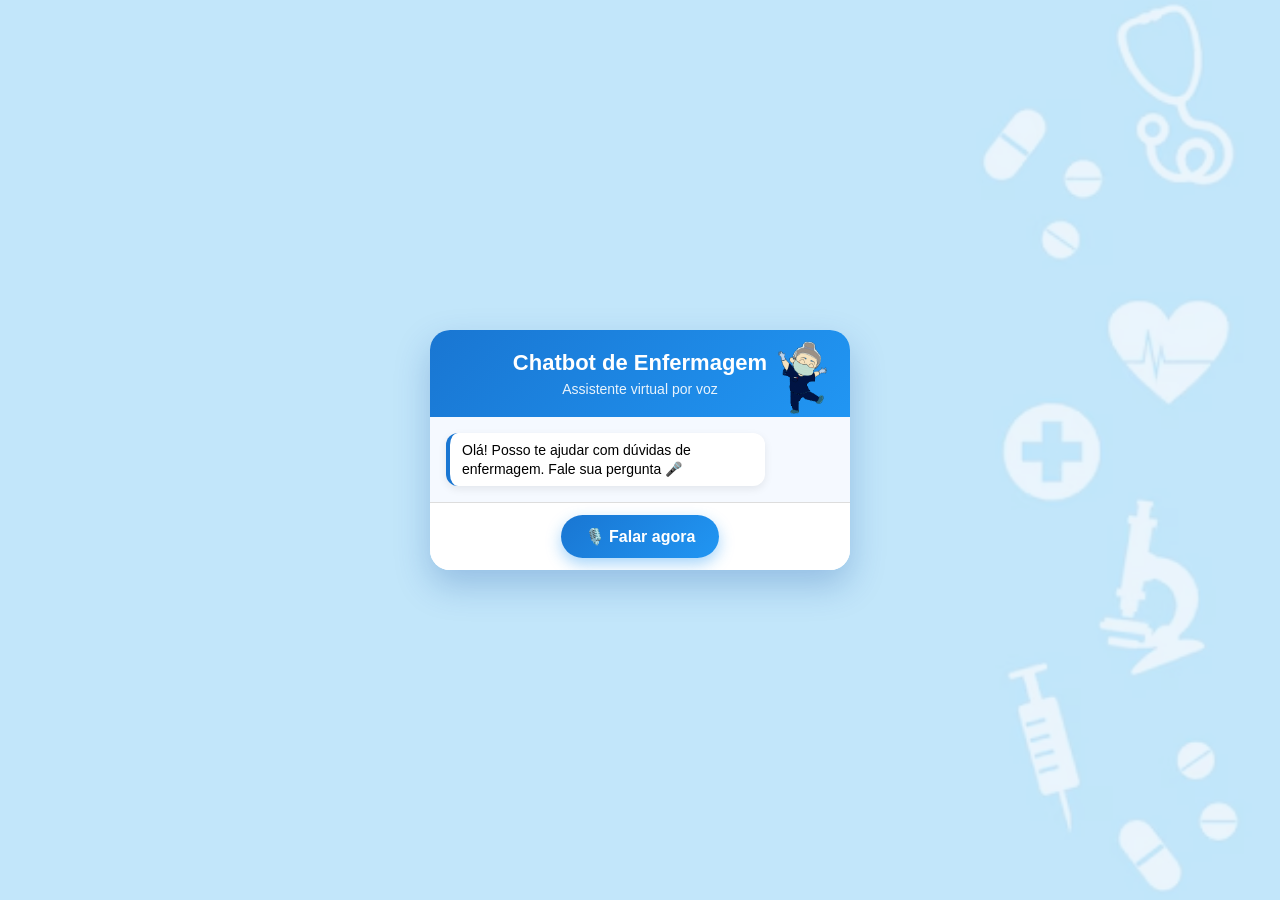
<file: Chatbots/Chatbot - Enfermagem/index.html>
<!DOCTYPE html>
<html lang="pt-br">
  <head>
    <meta charset="UTF-8" />
    <meta name="viewport" content="width=device-width, initial-scale=1.0" />
    <title>Chatbot Enfermagem</title>

    <style>
      body {
        margin: 0;
        padding: 0;
        font-family: "Segoe UI", Arial, sans-serif;
        display: flex;
        justify-content: center;
        align-items: center;
        height: 100vh;

        background-image: url("enfermagembg.png");
        background-size: cover;
        background-position: center;
        background-repeat: no-repeat;
        position: relative;
      }

      body::before {
        content: "";
        position: absolute;
        inset: 0;
        background: rgba(227, 242, 253, 0.75);
        z-index: 0;
      }

      .chatbox {
        width: 420px;
        min-height: 220px;
        max-height: 620px;
        border-radius: 20px;
        box-shadow: 0 15px 35px rgba(13, 71, 161, 0.25);
        display: flex;
        flex-direction: column;
        overflow: hidden;
        position: relative;
        z-index: 1;
        background: rgba(255, 255, 255, 0.88);
        backdrop-filter: blur(8px);
      }

      header {
        background: linear-gradient(135deg, #1976d2, #2196f3);
        color: white;
        padding: 20px;
        text-align: center;
      }

      header h2 {
        margin: 0;
        font-size: 22px;
      }

      header p {
        margin: 5px 0 0;
        font-size: 14px;
        opacity: 0.9;
      }

      .gif-enfermagem {
        position: absolute;
        top: 8px;
        right: 8px;
        width: 80px;
        height: 80px;
        z-index: 10;
        animation: float 3s ease-in-out infinite;
      }

      .gif-enfermagem img {
        width: 100%;
        height: 100%;
        object-fit: contain;
      }

      @keyframes float {
        0% {
          transform: translateY(0);
        }
        50% {
          transform: translateY(-6px);
        }
        100% {
          transform: translateY(0);
        }
      }

      .messages {
        padding: 16px;
        background: #f5f9ff;
        display: flex;
        flex-direction: column;
        gap: 8px;
        overflow-y: auto;
        flex-grow: 1;
      }

      .msg {
        padding: 8px 12px;
        border-radius: 12px;
        max-width: 75%;
        font-size: 14px;
        line-height: 1.35;
        animation: fadeIn 0.3s ease;
      }

      .user {
        background: #e3f2fd;
        align-self: flex-end;
      }

      .bot {
        background: #ffffff;
        border-left: 4px solid #1976d2;
        box-shadow: 0 3px 8px rgba(0, 0, 0, 0.08);
      }

      @keyframes fadeIn {
        from {
          opacity: 0;
          transform: translateY(8px);
        }
        to {
          opacity: 1;
          transform: translateY(0);
        }
      }

      .status {
        text-align: center;
        font-size: 13px;
        color: #1565c0;
        margin-bottom: 6px;
        display: none;
      }

      footer {
        padding: 12px;
        text-align: center;
        background: #ffffff;
        border-top: 1px solid #ddd;
      }

      button {
        background: linear-gradient(135deg, #1976d2, #2196f3);
        border: none;
        color: white;
        font-size: 16px;
        padding: 12px 24px;
        border-radius: 30px;
        cursor: pointer;
        font-weight: 600;
        display: flex;
        align-items: center;
        gap: 10px;
        margin: auto;
        box-shadow: 0 6px 15px rgba(33, 150, 243, 0.4);
        transition: 0.3s;
      }

      button:hover {
        transform: translateY(-2px);
      }

      button.active {
        animation: pulse 1s infinite;
      }

      @keyframes pulse {
        0% {
          box-shadow: 0 0 0 0 rgba(33, 150, 243, 0.6);
        }
        70% {
          box-shadow: 0 0 0 15px rgba(33, 150, 243, 0);
        }
        100% {
          box-shadow: 0 0 0 0 rgba(33, 150, 243, 0);
        }
      }
    </style>
  </head>

  <body>
    <div class="chatbox">
      <header>
        <h2>Chatbot de Enfermagem</h2>
        <p>Assistente virtual por voz</p>
      </header>

      <div class="gif-enfermagem">
        <img src="enfermagem.gif" alt="Assistente de Enfermagem" />
      </div>

      <div class="messages" id="messages"></div>

      <div class="status" id="status">🎤 Ouvindo...</div>

      <footer>
        <button id="btn" onclick="ouvir()">🎙️ Falar agora</button>
      </footer>
    </div>

    <script>
      const messages = document.getElementById("messages");

      function falar(texto) {
        const speech = new SpeechSynthesisUtterance(texto);
        speech.lang = "pt-BR";
        speech.rate = 1;
        window.speechSynthesis.speak(speech);
      }

      const perguntas = [
        "calendário vacinal",
        "método contraceptivo natural",
        "seria",
        "nascido",
        "escala de apgar",
      ];

      const respostas = [
        "As atualizações do calendário vacinal infantil podem incluir mudanças nas idades, reforços e inclusão de novas vacinas conforme o Ministério da Saúde.",
        "O método contraceptivo natural baseia-se na observação do período fértil da mulher, sem uso de hormônios ou dispositivos.",
        "O puerpério é o período após o parto em que o corpo da mulher retorna gradualmente às condições anteriores.",
        "Os cuidados com o recém-nascido incluem controle térmico, respiração, coto umbilical e incentivo à amamentação.",
        "A escala de Apgar avalia o recém-nascido no primeiro e quinto minuto de vida.",
      ];

      function adicionarMensagem(texto, classe) {
        const div = document.createElement("div");
        div.className = `msg ${classe}`;
        div.innerText = texto;
        messages.appendChild(div);
        messages.scrollTop = messages.scrollHeight;
      }

      window.onload = () => {
        adicionarMensagem(
          "Olá! Posso te ajudar com dúvidas de enfermagem. Fale sua pergunta 🎤",
          "bot"
        );
      };

      function ouvir() {
        const status = document.getElementById("status");
        const btn = document.getElementById("btn");

        const recognition = new webkitSpeechRecognition();
        recognition.lang = "pt-BR";

        status.style.display = "block";
        btn.classList.add("active");

        recognition.start();

        recognition.onresult = function (event) {
          const textoFalado = event.results[0][0].transcript.toLowerCase();
          adicionarMensagem(textoFalado, "user");

          for (let i = 0; i < perguntas.length; i++) {
            if (textoFalado.includes(perguntas[i])) {
              adicionarMensagem(respostas[i], "bot");
              falar(respostas[i]);
              status.style.display = "none";
              btn.classList.remove("active");
              return;
            }
          }

          const erro =
            "Desculpe, não entendi sua pergunta. Pode tentar de outra forma?";
          adicionarMensagem(erro, "bot");
          falar(erro);
          status.style.display = "none";
          btn.classList.remove("active");
        };

        recognition.onerror = function () {
          status.style.display = "none";
          btn.classList.remove("active");
        };
      }
    </script>
  </body>
</html>
</file>
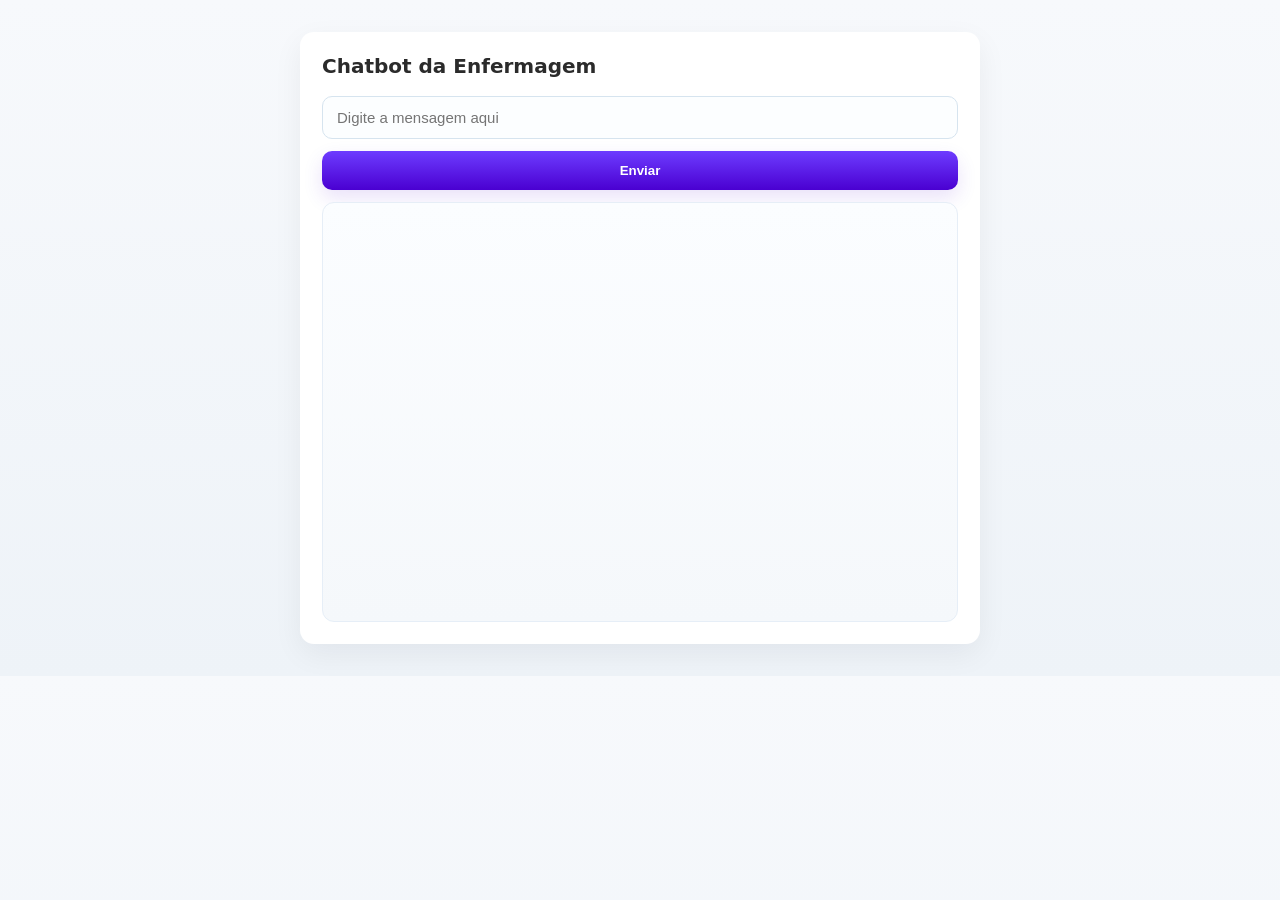
<file: Chatbots/Chatbot - Mensagem/index.html>
<!DOCTYPE html>
<html lang="pt-BR">
  <head>
    <meta charset="UTF-8" />
    <title>Chatbot da Enfermagem</title>
    <style>
      * {
        box-sizing: border-box;
        margin: 0;
        padding: 0;
      }

      body {
        font-family: "Inter", system-ui, -apple-system, "Segoe UI", Roboto,
          "Helvetica Neue", Arial;
        background: linear-gradient(180deg, #f7f9fc, #eef3f8);
        display: flex;
        justify-content: center;
        padding: 32px 12px;
        color: #222;
      }

      .container {
        width: 100%;
        max-width: 680px; 
        background: #fff;
        border-radius: 14px;
        box-shadow: 0 10px 30px rgba(20, 20, 40, 0.06);
        padding: 22px;
        display: flex;
        flex-direction: column;
        gap: 12px;
      }

      .container h2 {
        font-size: 20px;
        margin-bottom: 6px;
        color: #2b2b2b;
      }

      #chat {
        height: 420px; 
        overflow-y: auto;
        padding: 18px;
        border-radius: 12px;
        background: linear-gradient(180deg, #fbfdff, #f5f8fb);
        border: 1px solid #e6eef7;
        display: flex;
        flex-direction: column;
        gap: 12px; 
      }

      .mensagem-user,
      .mensagem-bot {
        max-width: 80%;
        padding: 12px 16px;
        line-height: 1.45;
        border-radius: 12px;
        word-wrap: break-word;
        white-space: pre-wrap; 
        box-shadow: 0 4px 10px rgba(32, 32, 60, 0.04);
      }

      .mensagem-user {
        align-self: flex-end;
        background: linear-gradient(180deg, #f3eaff, #efe6ff);
        color: #24123a;
        border-bottom-right-radius: 4px; 
      }

      .mensagem-bot {
        align-self: flex-start;
        background: linear-gradient(180deg, #f0f8ff, #eaf6ff);
        color: #063447;
        border-bottom-left-radius: 4px;
      }

      .msg-meta {
        font-size: 12px;
        opacity: 0.65;
        margin-top: 6px;
      }

      .input-row {
        display: flex;
        gap: 10px;
        margin-top: 6px;
      }

      #campoMensagem {
        flex: 1;
        padding: 12px 14px;
        border-radius: 10px;
        border: 1px solid #d6e4ef;
        font-size: 15px;
        outline: none;
        background: #fcfeff;
      }

      button {
        padding: 12px 16px;
        border-radius: 10px;
        background: linear-gradient(180deg, #6d3cff, #4a00d1);
        color: white;
        border: none;
        cursor: pointer;
        min-width: 110px;
        font-weight: 600;
        box-shadow: 0 8px 20px rgba(74, 0, 209, 0.12);
        transition: transform 0.12s ease, box-shadow 0.12s ease;
      }
      button:active {
        transform: translateY(2px);
        box-shadow: 0 4px 10px rgba(74, 0, 209, 0.08);
      }

      #chat {
        scrollbar-width: thin;
        scrollbar-color: #c8d9ee transparent;
      }
      #chat::-webkit-scrollbar {
        width: 8px;
      }
      #chat::-webkit-scrollbar-thumb {
        background: #c8d9ee;
        border-radius: 999px;
      }

      @media (max-width: 480px) {
        .container {
          padding: 16px;
          border-radius: 12px;
        }
        #chat {
          height: 360px;
          padding: 14px;
        }
        button {
          min-width: 90px;
          font-size: 14px;
          padding: 10px;
        }
      }
    </style>
  </head>
  <body>
    <div class="container">
      <h2>Chatbot da Enfermagem</h2>

      <input id="campoMensagem" placeholder="Digite a mensagem aqui" />
      <button onclick="enviarMensagem()">Enviar</button>

      <div id="chat"></div>
    </div>

    <script src="scripts.js"></script>
  </body>
</html>
</file>
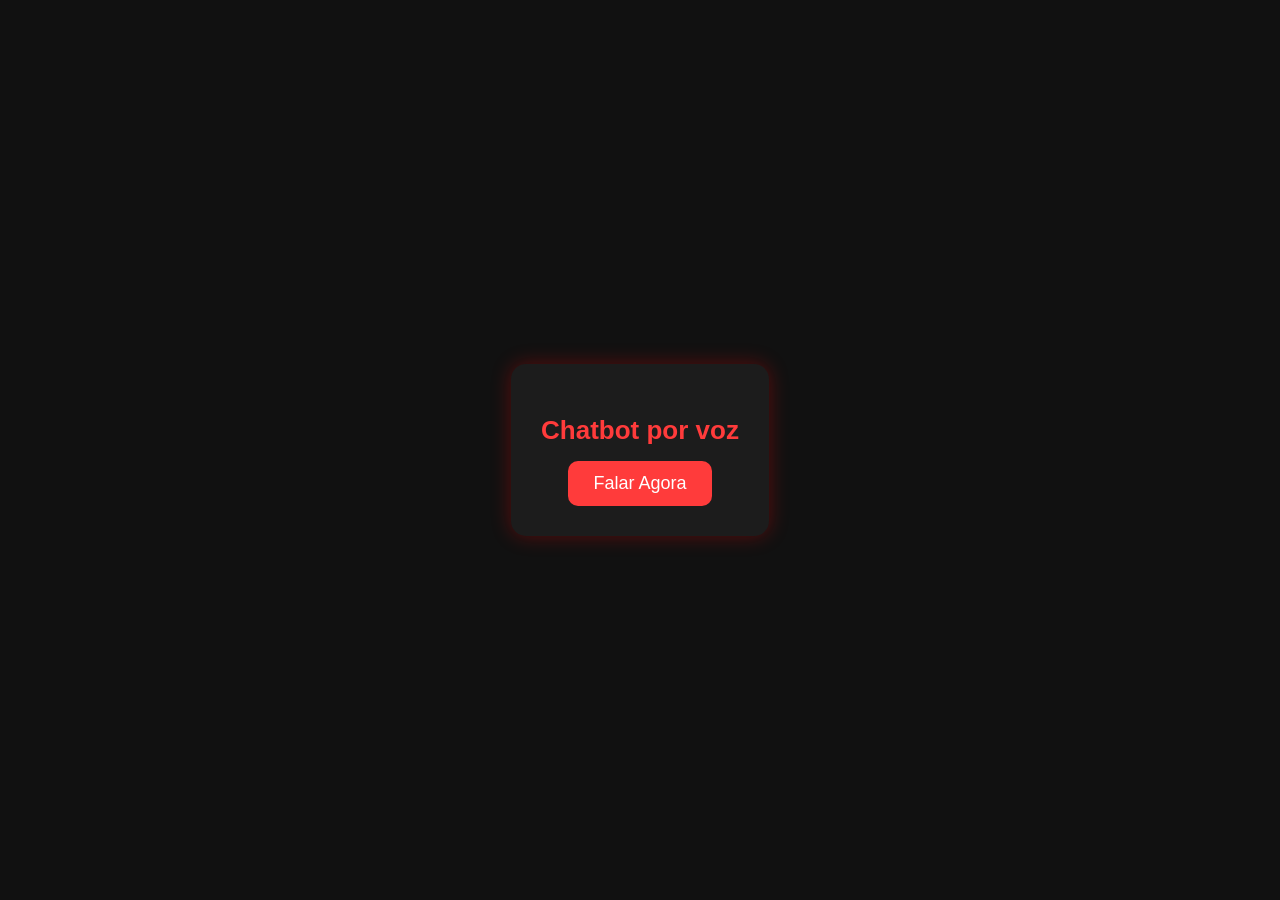
<file: Chatbots/Chatbot simples/index.html>
<!DOCTYPE html>
<html lang="pt-br">
<head>
    <meta charset="UTF-8">
    <meta name="viewport" content="width=device-width, initial-scale=1.0">
    <title>ChatBox</title>

    <style>
        body {
            margin: 0;
            padding: 0;
            background: #111;
            color: #fff;
            font-family: Arial, sans-serif;
            display: flex;
            justify-content: center;
            align-items: center;
            height: 100vh;
        }

        .chatbox {
            background: #1c1c1c;
            padding: 30px;
            border-radius: 15px;
            text-align: center;
            box-shadow: 0 0 20px rgba(255, 0, 0, 0.3);
        }

        h2 {
            margin-bottom: 15px;
            font-size: 26px;
            color: #ff3b3b;
        }

        button {
            padding: 12px 25px;
            background: #ff3b3b;
            border: none;
            color: white;
            font-size: 18px;
            border-radius: 10px;
            cursor: pointer;
            transition: 0.2s;
        }

        button:hover {
            background: #ff5555;
            transform: scale(1.05);
        }
    </style>
</head>
<body>
    <div class="chatbox">
        <h2>Chatbot por voz</h2>
        <button onclick="ouvir()">Falar Agora</button>
    </div>

    <script>
        const pergunta = "como você está?";

        const resposta = "Estou ótimo! Obrigado por perguntar.";

        function falar(texto) {
            const discurso = new SpeechSynthesisUtterance(texto);
            discurso.lang = "pt-BR";
            discurso.rate = 1;
            window.speechSynthesis.speak(discurso);
        }

        function ouvir() {
            const reconhecer = new webkitSpeechRecognition();
            reconhecer.lang = "pt-BR";
            reconhecer.start();

            reconhecer.onresult = function(event) {
                const textoFala = event.results[0][0].transcript.toLowerCase();

                if (textoFala.includes(pergunta)) {
                    falar(resposta);
                } else {
                    falar("Desculpa, eu só entendo a pergunta: como você está?");
                }
            };

            reconhecer.onerror = function() {
                falar("Opa, deu erro no reconhecimento de voz.");
            };
        }
    </script>
</body>
</html>
</file>
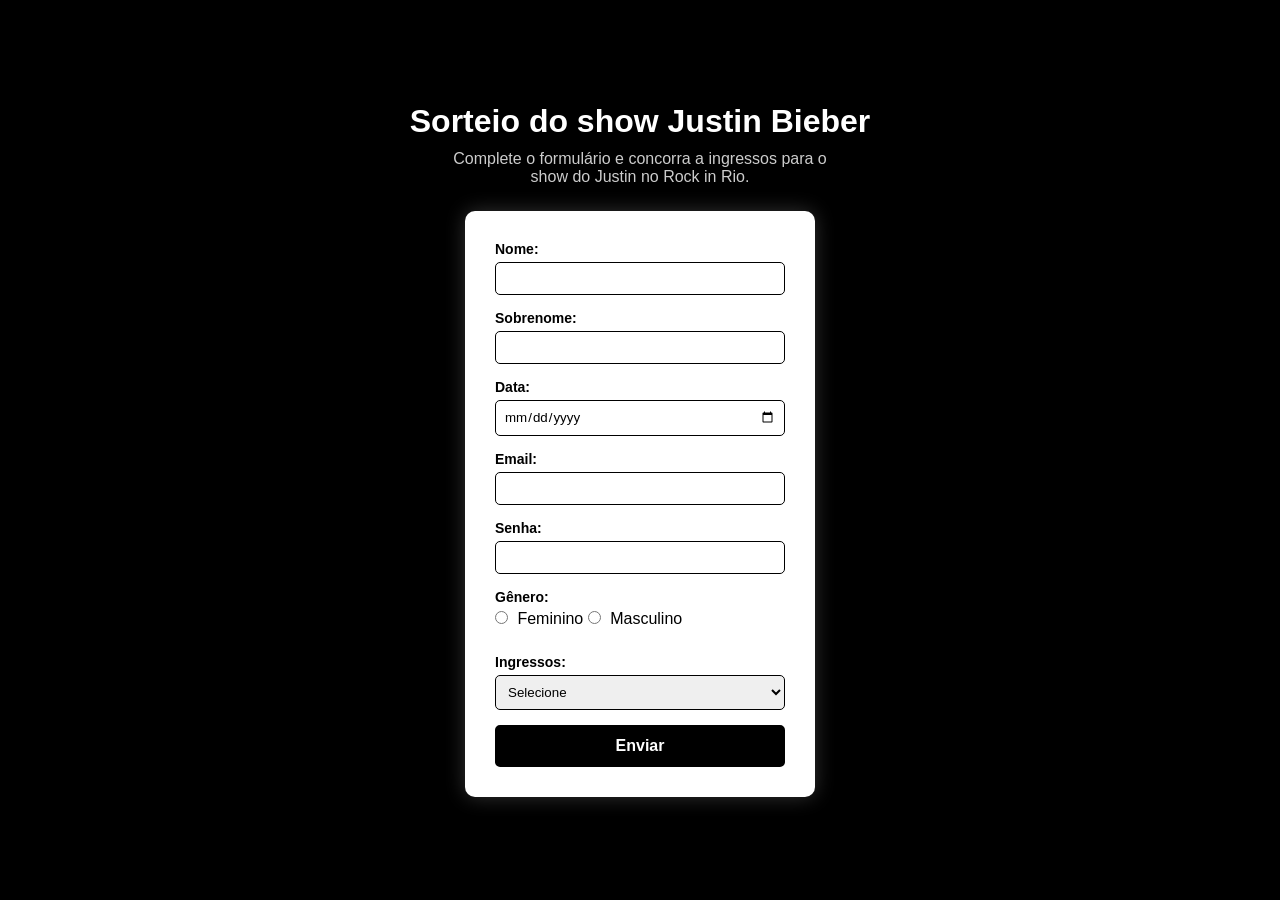
<file: HTML/Formulário/index.html>
<!DOCTYPE html>
<html lang="pt-br">
<head>
    <meta charset="UTF-8">
    <meta name="viewport" content="width=device-width, initial-scale=1.0">
    <title>Formulário Ingressos</title>
    <link rel="stylesheet" href="style.css">

</head>

<body>

    <h1>Sorteio do show Justin Bieber</h1>
    <p>Complete o formulário e concorra a ingressos para o show do Justin no Rock in Rio.</p>

    <form onsubmit="mostrarAlerta(event)">
        <label>Nome:</label>
        <input type="text" name="nome" required>

        <label>Sobrenome:</label>
        <input type="text" name="sobrenome" required>

        <label>Data:</label>
        <input type="date" name="data">

        <label>Email:</label>
        <input type="email" name="email" required>

        <label>Senha:</label>
        <input type="password" name="senha" required>

        <label>Gênero:</label>
        <div class="radio-group">
            <input type="radio" name="genero" value="Feminino" required> Feminino
            <input type="radio" name="genero" value="Masculino" required> Masculino
        </div>

        <label>Ingressos:</label>
        <select name="ingressos" required>
            <option value="">Selecione</option>
            <option>Setor Azul</option>
            <option>Setor Amarelo</option>
            <option>Setor Vermelho</option>
        </select>

        <button type="submit">Enviar</button>
    </form>

    <script>
        function mostrarAlerta(event){
            event.preventDefault();
            alert("Dados cadastrados com sucesso!");
        }
    </script>

</body>
</html>
</file>
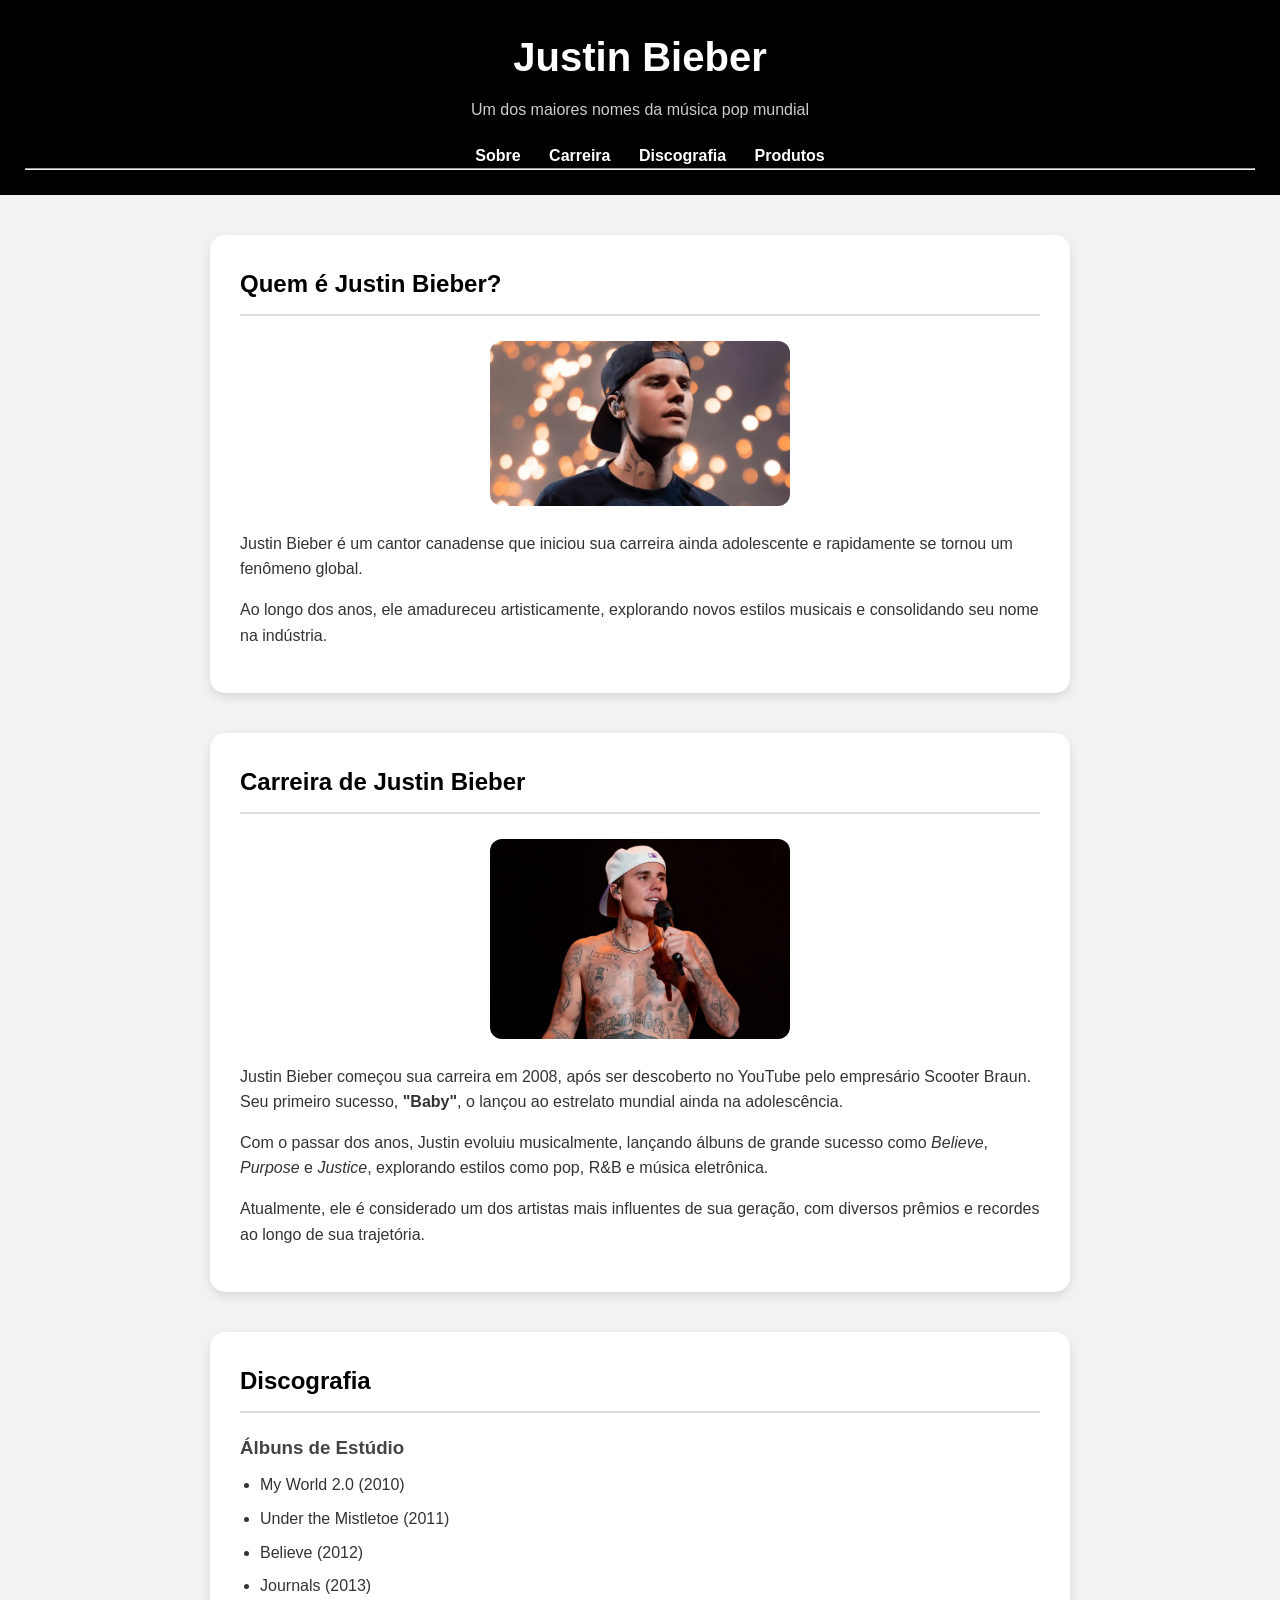
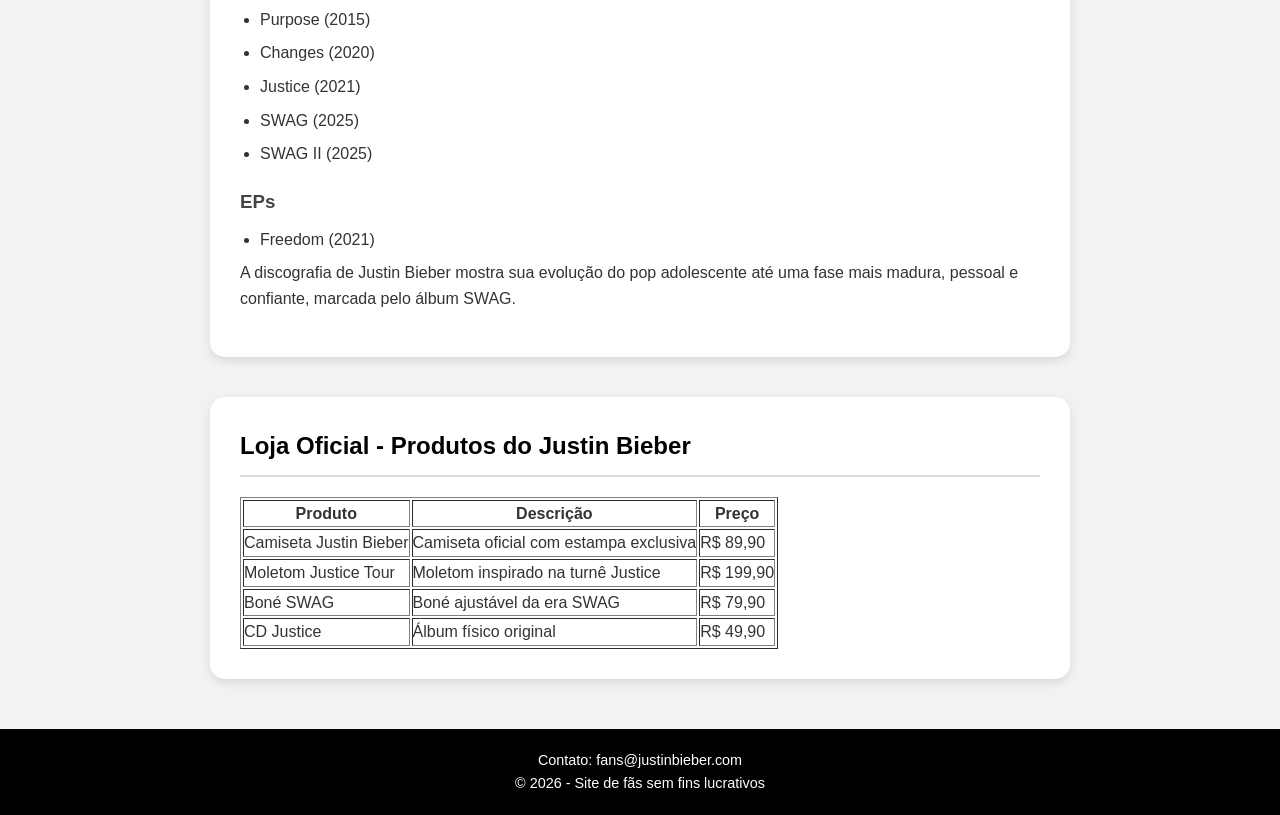
<file: HTML/Introdução/index.html>
<!DOCTYPE html>
<html lang="pt-BR">

<head>
    <meta charset="UTF-8">
    <meta name="viewport" content="width=device-width, initial-scale=1.0">
    <title>Justin Bieber Fan Site</title>
    <link rel="stylesheet" href="style.css">

</head>

<body>
    <header>
        <h1>Justin Bieber</h1>
        <p>Um dos maiores nomes da música pop mundial</p>

        <nav>
            <ul>
                <li><a href="#sobre">Sobre</a></li>
                <li><a href="#carreira">Carreira</a></li>
                <li><a href="#discografia">Discografia</a></li>
                <li><a href="#produtos">Produtos</a></li>

            </ul>
        </nav>
        <hr>
    </header>

    <main>
        <!-- Primeira seção -->
        <section id="sobre">
            <h2>Quem é Justin Bieber?</h2>

            <img src="imgs/justinbieber.png" alt="Justin Bieber" width="300">

            <p>
                Justin Bieber é um cantor canadense que iniciou sua carreira ainda
                adolescente e rapidamente se tornou um fenômeno global.
            </p>

            <p>
                Ao longo dos anos, ele amadureceu artisticamente, explorando novos
                estilos musicais e consolidando seu nome na indústria.
            </p>
        </section>

        <!-- Segunda seção -->
        <section id="carreira">
            <h2>Carreira de Justin Bieber</h2>

            <img src="imgs/justinbiebershow.png" alt="Justin Bieber em show" width="300">

            <p>
                Justin Bieber começou sua carreira em 2008, após ser descoberto no YouTube
                pelo empresário Scooter Braun. Seu primeiro sucesso, <strong>"Baby"</strong>,
                o lançou ao estrelato mundial ainda na adolescência.
            </p>

            <p>
                Com o passar dos anos, Justin evoluiu musicalmente, lançando álbuns de grande
                sucesso como <em>Believe</em>, <em>Purpose</em> e <em>Justice</em>, explorando
                estilos como pop, R&B e música eletrônica.
            </p>

            <p>
                Atualmente, ele é considerado um dos artistas mais influentes de sua geração,
                com diversos prêmios e recordes ao longo de sua trajetória.
            </p>
        </section>

        <!-- Terceira seção -->
        <section id="discografia">
            <h2>Discografia</h2>

            <h3>Álbuns de Estúdio</h3>
            <ul>
                <li>My World 2.0 (2010)</li>
                <li>Under the Mistletoe (2011)</li>
                <li>Believe (2012)</li>
                <li>Journals (2013)</li>
                <li>Purpose (2015)</li>
                <li>Changes (2020)</li>
                <li>Justice (2021)</li>
                <li>SWAG (2025)</li>
                <li>SWAG II (2025)</li>
            </ul>

            <h3>EPs</h3>
            <ul>
                <li>Freedom (2021)</li>
            </ul>

            <p>
                A discografia de Justin Bieber mostra sua evolução do pop adolescente
                até uma fase mais madura, pessoal e confiante, marcada pelo álbum SWAG.
            </p>
        </section>

        <!-- Quarta seção -->
        <section id="produtos">
            <h2>Loja Oficial - Produtos do Justin Bieber</h2>

            <table border="1" cellpadding="10">
                <tr>
                    <th>Produto</th>
                    <th>Descrição</th>
                    <th>Preço</th>
                </tr>

                <tr>
                    <td>Camiseta Justin Bieber</td>
                    <td>Camiseta oficial com estampa exclusiva</td>
                    <td>R$ 89,90</td>
                </tr>

                <tr>
                    <td>Moletom Justice Tour</td>
                    <td>Moletom inspirado na turnê Justice</td>
                    <td>R$ 199,90</td>
                </tr>

                <tr>
                    <td>Boné SWAG</td>
                    <td>Boné ajustável da era SWAG</td>
                    <td>R$ 79,90</td>
                </tr>

                <tr>
                    <td>CD Justice</td>
                    <td>Álbum físico original</td>
                    <td>R$ 49,90</td>
                </tr>
            </table>
        </section>

    </main>

    <footer>
        <p>Contato: fans@justinbieber.com</p>
        <p>© 2026 - Site de fãs sem fins lucrativos</p>
    </footer>
</body>

</html>
</file>
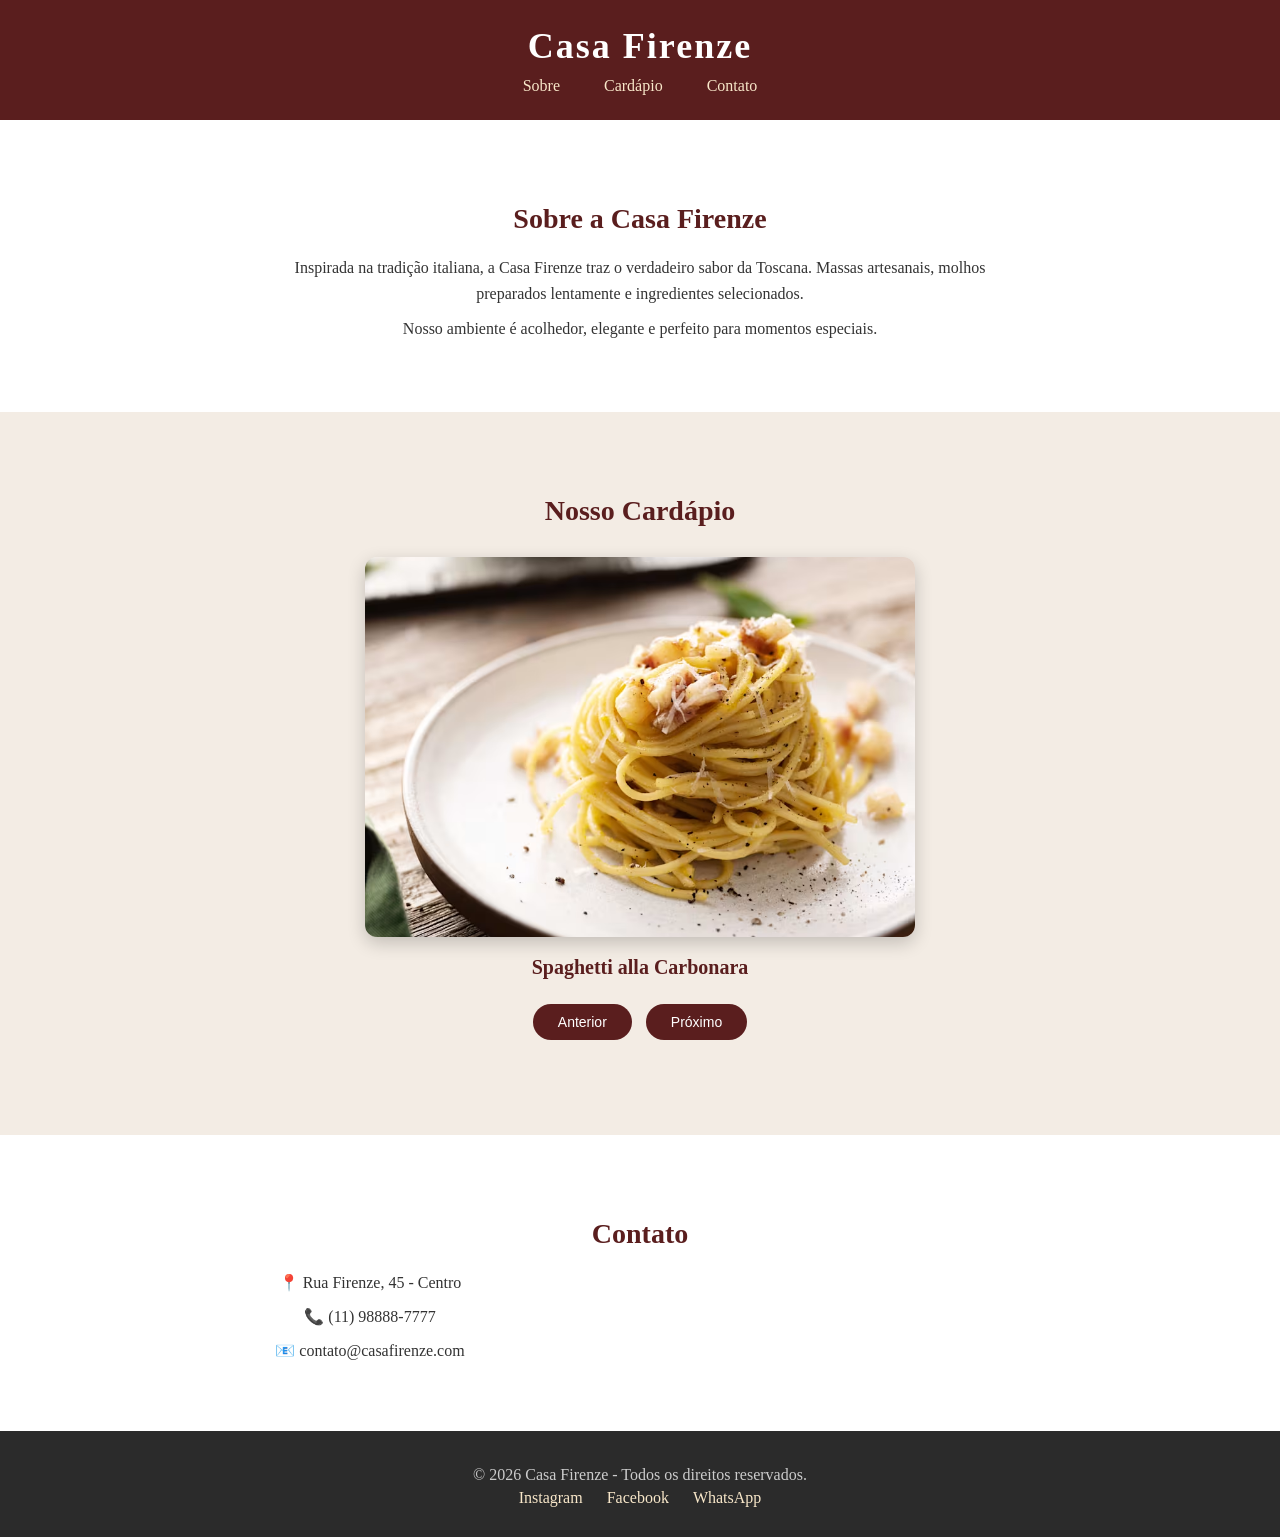
<file: HTML/Trabalho - Restaurante/index.html>
<!DOCTYPE html>
<html lang="pt-br">
<head>
  <meta charset="UTF-8">
  <title>Casa Firenze</title>
  <link rel="stylesheet" href="style.css">
</head>
<body>

  <header>
    <h1>Casa Firenze</h1>
    <nav>
      <a href="#sobre">Sobre</a>
      <a href="#cardapio">Cardápio</a>
      <a href="#contato">Contato</a>
    </nav>
  </header>

  <section id="sobre">
    <h2>Sobre a Casa Firenze</h2>
    <p>
      Inspirada na tradição italiana, a Casa Firenze traz o verdadeiro sabor da Toscana.
      Massas artesanais, molhos preparados lentamente e ingredientes selecionados.
    </p>
    <p>
      Nosso ambiente é acolhedor, elegante e perfeito para momentos especiais.
    </p>
  </section>

  <section id="cardapio">
    <h2>Nosso Cardápio</h2>

    <div class="carousel">

      <div class="slide">
        <img src="imgs/prato1.png" alt="Spaghetti alla Carbonara">
        <h3>Spaghetti alla Carbonara</h3>
      </div>

      <div class="slide">
        <img src="imgs/prato2.png" alt="Bruschetta al Pomodoro">
        <h3>Bruschetta al Pomodoro</h3>
      </div>

      <div class="slide">
        <img src="imgs/prato3.png" alt="Burrata">
        <h3>Burrata com tomate confit e pesto</h3>
      </div>

      <div class="slide">
        <img src="imgs/prato4.png" alt="Gnocchi">
        <h3>Gnocchi al Pesto Genovese</h3>
      </div>

      <div class="slide">
        <img src="imgs/prato5.png" alt="Tagliatelle">
        <h3>Tagliatelle al Ragù alla Bolognese</h3>
      </div>

      <div class="buttons">
        <button onclick="prevSlide()">Anterior</button>
        <button onclick="nextSlide()">Próximo</button>
      </div>

    </div>
  </section>

  <section id="contato">
    <h2>Contato</h2>
    <p>📍 Rua Firenze, 45 - Centro</p>
    <p>📞 (11) 98888-7777</p>
    <p>📧 contato@casafirenze.com</p>
  </section>

  <footer>
    <p>&copy; 2026 Casa Firenze - Todos os direitos reservados.</p>
    <div class="redes">
      <a href="#">Instagram</a>
      <a href="#">Facebook</a>
      <a href="#">WhatsApp</a>
    </div>
  </footer>

  <script src="script.js"></script>
</body>
</html>
</file>
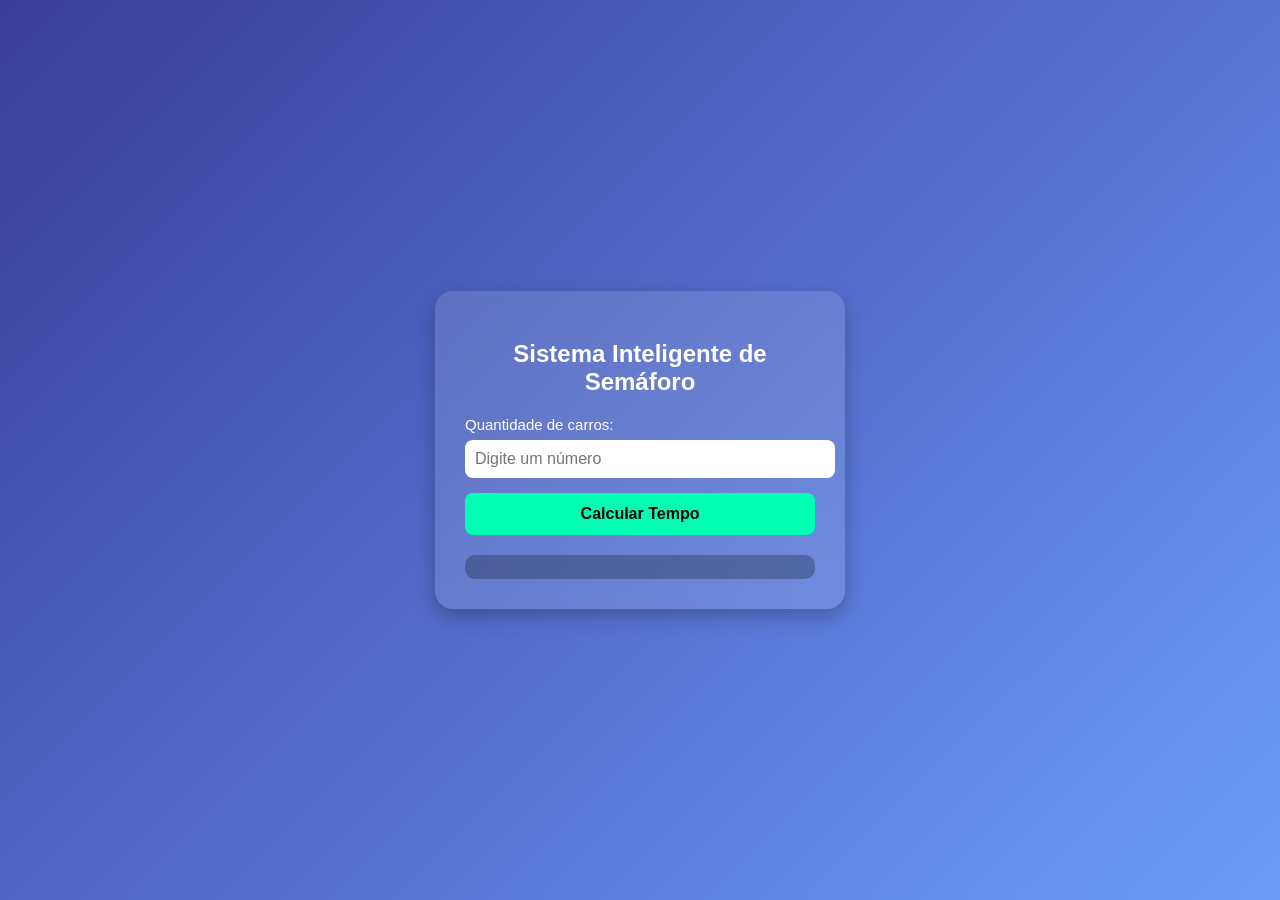
<file: Java Script/Semáforo - 11.12/index.html>
<!DOCTYPE html>
<html lang="pt-BR">
  <head>
    <meta charset="UTF-8" />
    <title>Semáforo Inteligente</title>
    <style>
      body {
        font-family: "Segoe UI", Tahoma, Geneva, Verdana, sans-serif;
        background: linear-gradient(135deg, #3a3d98, #6b9dfc);
        min-height: 100vh;
        margin: 0;
        padding: 0;
        display: flex;
        justify-content: center;
        align-items: center;
        color: #fff;
      }

      .container {
        background: rgba(255, 255, 255, 0.12);
        backdrop-filter: blur(8px);
        padding: 30px;
        border-radius: 18px;
        width: 350px;
        box-shadow: 0 8px 20px rgba(0, 0, 0, 0.25);
      }

      h2 {
        text-align: center;
        margin-bottom: 20px;
        font-weight: 600;
      }

      label {
        font-size: 15px;
      }

      input {
        width: 100%;
        padding: 10px;
        margin-top: 6px;
        border: none;
        border-radius: 8px;
        outline: none;
        font-size: 16px;
      }

      button {
        width: 100%;
        margin-top: 15px;
        padding: 12px;
        background-color: #00ffb3;
        border: none;
        border-radius: 8px;
        font-size: 16px;
        font-weight: bold;
        cursor: pointer;
        transition: 0.2s;
      }

      button:hover {
        background-color: #08d69a;
      }

      #resultado {
        margin-top: 20px;
        font-size: 18px;
        font-weight: 600;
        text-align: center;
        background: rgba(0, 0, 0, 0.25);
        padding: 12px;
        border-radius: 10px;
      }
    </style>
  </head>
  <body>
    <div class="container">
      <h2>Sistema Inteligente de Semáforo</h2>

      <label>Quantidade de carros:</label>
      <input type="number" id="carros" placeholder="Digite um número" />

      <button onclick="calcular()">Calcular Tempo</button>

      <div id="resultado"></div>
    </div>

    <script>
      function calcular() {
        const valor = document.getElementById("carros").value;

        if (valor === "") {
          document.getElementById("resultado").innerHTML =
            "Por favor, digite um número.";
          return;
        }

        const resposta = semaforos(Number(valor));
        document.getElementById("resultado").innerHTML = resposta;
      }

      function semaforos(qtdCarros) {
        if (qtdCarros > 20) {
          return "Fluxo intenso → Luz verde por 40 segundos.";
        } else if (qtdCarros > 10) {
          return "Fluxo moderado → Luz verde por 25 segundos.";
        } else {
          return "Fluxo baixo → Luz verde por 15 segundos.";
        }
      }
    </script>
  </body>
</html>
</file>
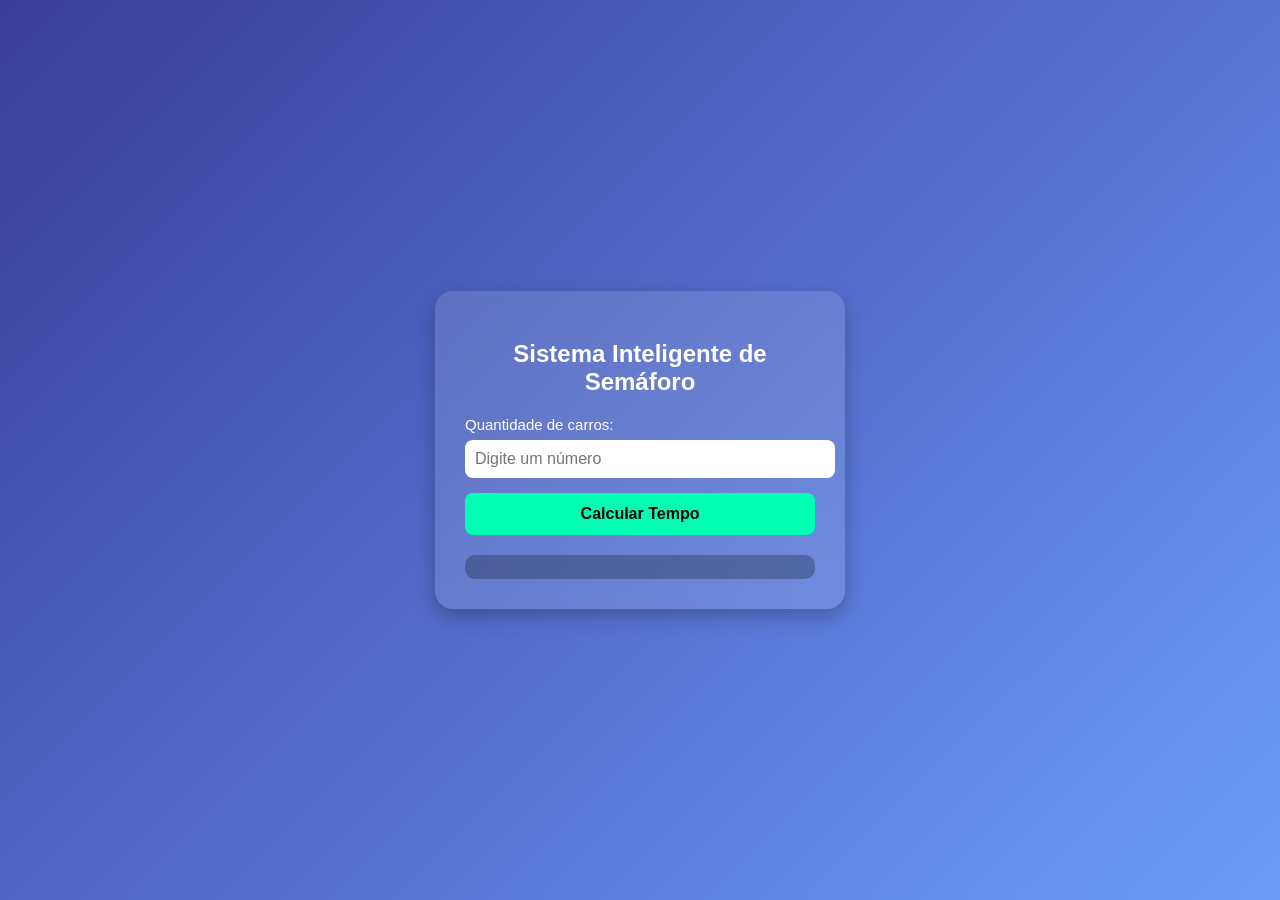
<file: Java Script/Semáforo - 11/index.html>
<!DOCTYPE html>
<html lang="pt-BR">
  <head>
    <meta charset="UTF-8" />
    <title>Semáforo Inteligente</title>
    <style>
      body {
        font-family: "Segoe UI", Tahoma, Geneva, Verdana, sans-serif;
        background: linear-gradient(135deg, #3a3d98, #6b9dfc);
        min-height: 100vh;
        margin: 0;
        padding: 0;
        display: flex;
        justify-content: center;
        align-items: center;
        color: #fff;
      }

      .container {
        background: rgba(255, 255, 255, 0.12);
        backdrop-filter: blur(8px);
        padding: 30px;
        border-radius: 18px;
        width: 350px;
        box-shadow: 0 8px 20px rgba(0, 0, 0, 0.25);
      }

      h2 {
        text-align: center;
        margin-bottom: 20px;
        font-weight: 600;
      }

      label {
        font-size: 15px;
      }

      input {
        width: 100%;
        padding: 10px;
        margin-top: 6px;
        border: none;
        border-radius: 8px;
        outline: none;
        font-size: 16px;
      }

      button {
        width: 100%;
        margin-top: 15px;
        padding: 12px;
        background-color: #00ffb3;
        border: none;
        border-radius: 8px;
        font-size: 16px;
        font-weight: bold;
        cursor: pointer;
        transition: 0.2s;
      }

      button:hover {
        background-color: #08d69a;
      }

      #resultado {
        margin-top: 20px;
        font-size: 18px;
        font-weight: 600;
        text-align: center;
        background: rgba(0, 0, 0, 0.25);
        padding: 12px;
        border-radius: 10px;
      }
    </style>
  </head>
  <body>
    <div class="container">
      <h2>Sistema Inteligente de Semáforo</h2>

      <label>Quantidade de carros:</label>
      <input type="number" id="carros" placeholder="Digite um número" />

      <button onclick="calcular()">Calcular Tempo</button>

      <div id="resultado"></div>
    </div>

    <script>
      function calcular() {
        const valor = document.getElementById("carros").value;

        if (valor === "") {
          document.getElementById("resultado").innerHTML =
            "Por favor, digite um número.";
          return;
        }

        const resposta = semaforos(Number(valor));
        document.getElementById("resultado").innerHTML = resposta;
      }

      function semaforos(qtdCarros) {
        if (qtdCarros > 20) {
          return "Fluxo intenso → Luz verde por 40 segundos.";
        } else if (qtdCarros > 10) {
          return "Fluxo moderado → Luz verde por 25 segundos.";
        } else {
          return "Fluxo baixo → Luz verde por 15 segundos.";
        }
      }
    </script>
  </body>
</html>
</file>
<file: HTML/Formulário/style.css>
* {
            margin: 0;
            padding: 0;
            box-sizing: border-box;
            font-family: Arial, Helvetica, sans-serif;
        }

        body {
            background: #000;
            display: flex;
            flex-direction: column;
            align-items: center;
            justify-content: center;
            min-height: 100vh;
        }

        h1 {
            color: #fff;
            margin-bottom: 10px;
            text-align: center;
        }

        p {
            color: #ccc;
            margin-bottom: 25px;
            text-align: center;
            max-width: 400px;
        }

        form {
            background: #fff;
            padding: 30px;
            border-radius: 10px;
            width: 350px;
            box-shadow: 0 0 20px rgba(255, 255, 255, 0.2);
        }

        label {
            font-weight: bold;
            font-size: 14px;
            display: block;
            margin-bottom: 5px;
            color: #000;
        }

        input, select {
            width: 100%;
            padding: 8px;
            margin-bottom: 15px;
            border-radius: 5px;
            border: 1px solid #000;
            transition: 0.3s;
        }

        input:focus, select:focus {
            outline: none;
            border: 2px solid #000;
            background: #f5f5f5;
        }

        input[type="radio"] {
            width: auto;
            margin-right: 5px;
        }

        .radio-group {
            margin-bottom: 15px;
            color: #000;
        }

        button {
            width: 100%;
            padding: 10px;
            border: 2px solid #000;
            border-radius: 5px;
            background: #000;
            color: #fff;
            font-size: 16px;
            font-weight: bold;
            cursor: pointer;
            transition: 0.3s;
        }

        button:hover {
            background: #fff;
            color: #000;
        }
</file>
<file: HTML/Introdução/style.css>
* {
    margin: 0;
    padding: 0;
    box-sizing: border-box;
}

body {
    font-family: Arial, Helvetica, sans-serif;
    background-color: #f2f2f2;
    color: #333;
    line-height: 1.6;
}

header {
    background-color: #000;
    color: #fff;
    padding: 25px;
    text-align: center;
}

header h1 {
    font-size: 2.5em;
}

header p {
    margin-top: 8px;
    color: #ccc;
}

nav ul {
    list-style: none;
    margin-top: 20px;
}

nav ul li {
    display: inline-block;
    margin: 0 12px;
}

nav ul li a {
    color: #fff;
    text-decoration: none;
    font-weight: bold;
}

nav ul li a:hover {
    text-decoration: underline;
}

main {
    max-width: 900px;
    margin: 40px auto;
    padding: 0 20px;

    display: flex;
    flex-direction: column;
    gap: 40px;
}

section {
    background-color: #ffffff;
    padding: 30px;
    border-radius: 15px;
    box-shadow: 0 4px 10px rgba(0, 0, 0, 0.1);
}

section h2 {
    margin-bottom: 20px;
    padding-bottom: 10px;
    border-bottom: 2px solid #ddd;
    color: #000;
}

section h3 {
    margin: 20px 0 10px;
    color: #444;
}

section p {
    margin-bottom: 15px;
}

section img {
    display: block;
    margin: 25px auto;
    max-width: 100%;
    border-radius: 12px;
}

ul {
    margin-left: 20px;
}

li {
    margin-bottom: 8px;
}

footer {
    background-color: #000;
    color: #fff;
    text-align: center;
    padding: 20px;
    margin-top: 50px;
}

footer p {
    font-size: 0.9em;
}
</file>
<file: HTML/Trabalho - Restaurante/style.css>
body {
  margin: 0;
  font-family: Georgia, serif;
  background-color: #f8f5f0;
  color: #333;
}

header {
  background-color: #5a1e1e;
  color: white;
  padding: 25px 0;
  text-align: center;
}

header h1 {
  margin: 0;
  font-size: 36px;
  letter-spacing: 2px;
}

nav {
  margin-top: 10px;
}

nav a {
  color: #f8e7c9;
  margin: 0 20px;
  text-decoration: none;
  font-size: 16px;
}

nav a:hover {
  border-bottom: 2px solid #f8e7c9;
}

section {
  padding: 60px 20px;
  text-align: center;
}

section h2 {
  font-size: 28px;
  color: #5a1e1e;
  margin-bottom: 20px;
}

section p {
  max-width: 700px;
  margin: 10px auto;
  line-height: 1.6;
  font-size: 16px;
}

#sobre {
  background-color: #ffffff;
}

#cardapio {
  background-color: #f3ece4;
}

#contato {
  background-color: #ffffff;
}

.carousel {
  width: 550px;
  margin: 30px auto;
}

.slide {
  display: none;
}

.slide img {
  width: 100%;
  height: 380px;
  object-fit: cover;
  border-radius: 12px;
  box-shadow: 0 6px 18px rgba(0, 0, 0, 0.2);
}

.slide h3 {
  margin-top: 15px;
  font-size: 20px;
  color: #5a1e1e;
}

.buttons {
  margin-top: 20px;
}

button {
  padding: 10px 25px;
  margin: 5px;
  border: none;
  background-color: #5a1e1e;
  color: white;
  cursor: pointer;
  border-radius: 20px;
  font-size: 14px;
  transition: 0.3s;
}

button:hover {
  background-color: #8b2e2e;
}

#contato p {
  font-size: 16px;
  margin: 8px 0;
}

footer {
  background-color: #2b2b2b;
  color: #ccc;
  padding: 30px 0;
  text-align: center;
}

footer p {
  margin: 5px 0;
}

footer a {
  color: #f8e7c9;
  margin: 0 10px;
  text-decoration: none;
}

footer a:hover {
  text-decoration: underline;
}
</file>
